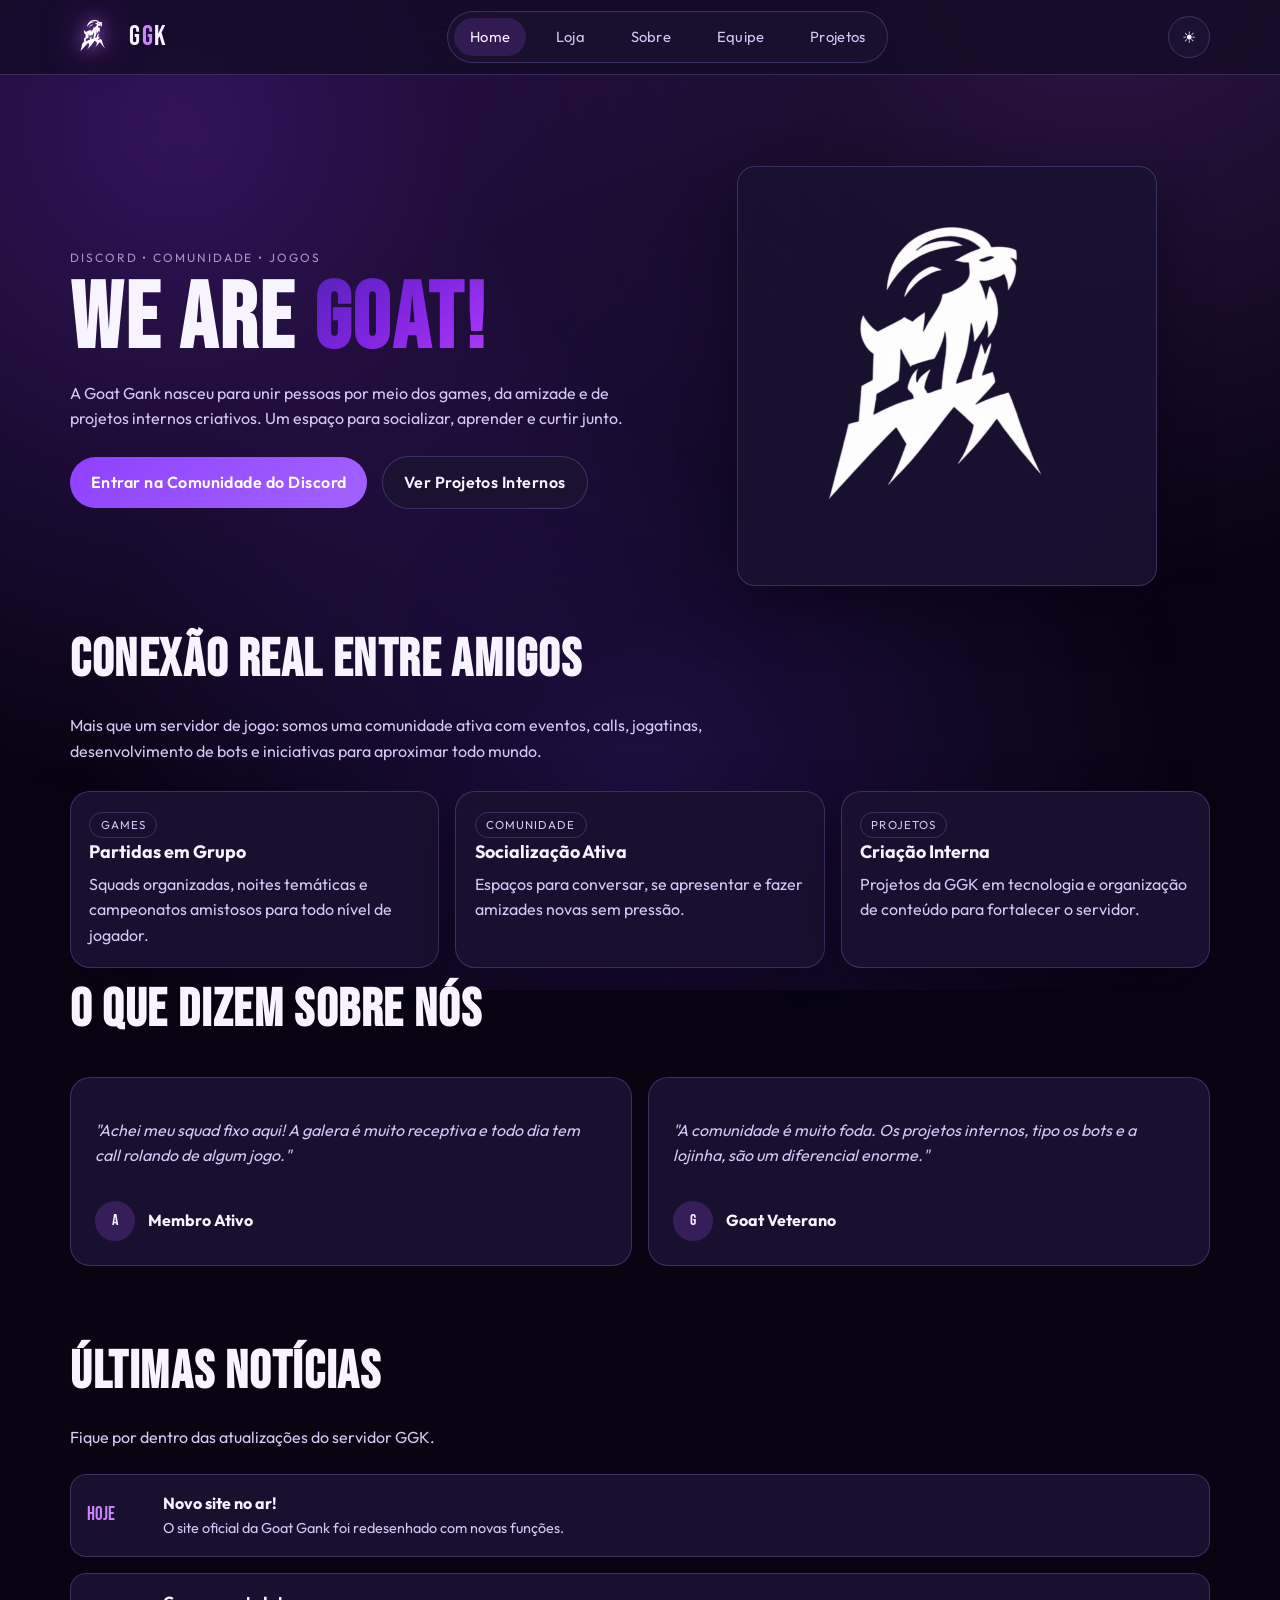
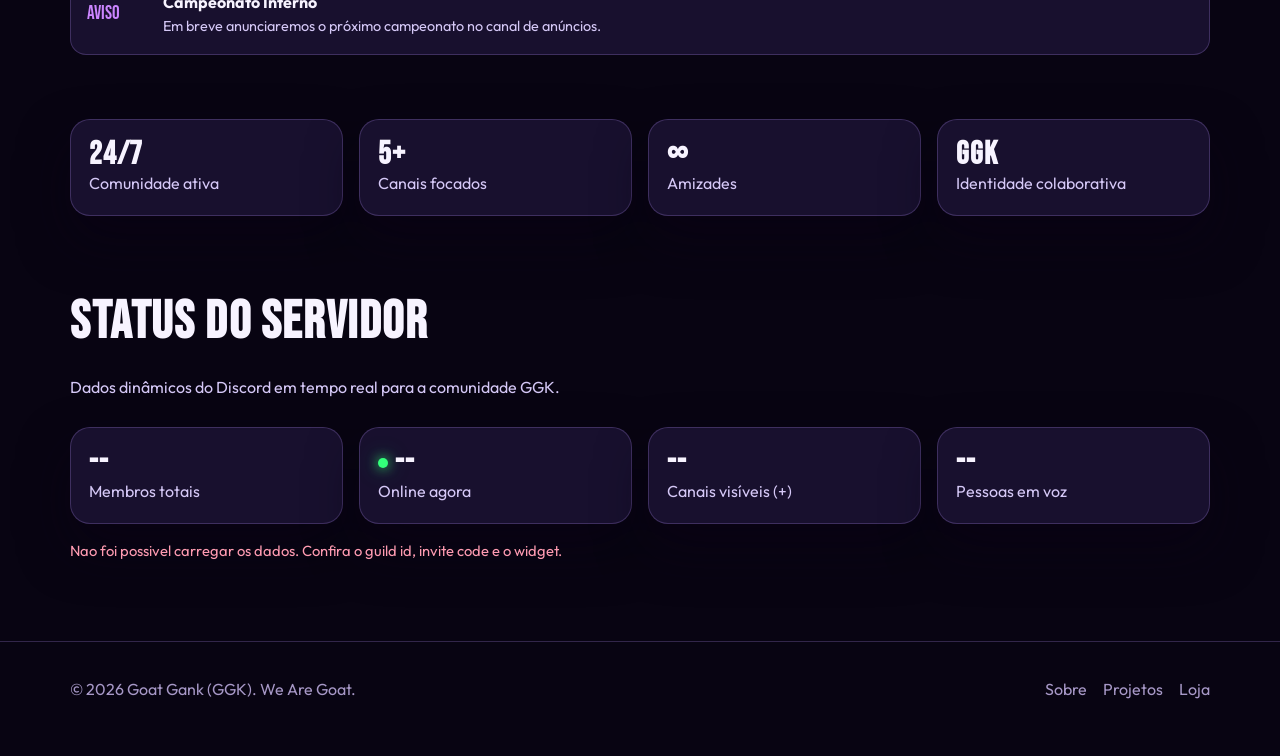
<file: index.html>
<!doctype html>
<html lang="pt-BR">
  <head>
    <meta charset="UTF-8" />
    <meta name="viewport" content="width=device-width, initial-scale=1.0" />
    <title>GGK | We Are Goat</title>
    <meta property="og:title" content="GGK | We Are Goat" />
    <meta property="og:description" content="Goat Gank (GGK): comunidade de amigos e games no Discord." />
    <meta property="og:type" content="website" />
    <meta property="og:image" content="assets/img/ggk-logosemfundo.png" />
    <meta name="description" content="Goat Gank (GGK): comunidade de amigos e games no Discord para jogar, socializar e criar projetos juntos." />
    <link rel="stylesheet" href="assets/css/styles.css" />
  </head>
  <body>
    <header class="site-header">
      <div class="container top-nav">
        <a class="brand" href="index.html" aria-label="Goat Gank">
          <img class="brand-logo" src="assets/img/ggk-logosemfundo.png" alt="Logo GGK" />
          <span class="brand-text">G<span>G</span>K</span>
        </a>

        <nav class="nav-links" aria-label="Navegação principal">
          <a data-nav href="index.html">Home</a>
          <a data-nav href="loja.html">Loja</a>
          <a data-nav href="sobre.html">Sobre</a>
          <a data-nav href="equipe.html">Equipe</a>
          <a data-nav href="projetos.html">Projetos</a>
        </nav>

        <div class="header-actions">
          <button class="theme-toggle" type="button" data-theme-toggle aria-label="Alternar tema"></button>
          <button class="menu-toggle" type="button" data-menu-toggle aria-label="Abrir menu" aria-expanded="false">☰</button>
        </div>
      </div>
      <nav class="container mobile-nav" data-mobile-nav aria-label="Navegação mobile">
        <a data-nav href="index.html">Home</a>
        <a data-nav href="loja.html">Loja</a>
        <a data-nav href="sobre.html">Sobre</a>
        <a data-nav href="equipe.html">Equipe</a>
        <a data-nav href="projetos.html">Projetos</a>
      </nav>
    </header>

    <main>
      <section class="container hero">
        <div data-reveal>
          <span class="eyebrow">Discord • Comunidade • Jogos</span>
          <h1>WE ARE <span>GOAT!</span></h1>
          <p>
            A Goat Gank nasceu para unir pessoas por meio dos games, da amizade e de projetos internos criativos.
            Um espaço para socializar, aprender e curtir junto.
          </p>
          <div class="hero-cta">
            <a class="cta-primary" href="https://discord.com/invite/goat-gank-1044599844343382066" target="_blank" rel="noreferrer">
              Entrar na Comunidade do Discord
            </a>
            <a class="cta-secondary" href="projetos.html">Ver Projetos Internos</a>
          </div>
        </div>

        <div class="hero-logo-stage" data-reveal>
          <img class="hero-logo" src="assets/img/ggk-logosemfundo.png" alt="Logo Goat Gank" data-server-icon />
        </div>
      </section>

      <section class="container" data-reveal>
        <h2 class="section-title">Conexão Real Entre Amigos</h2>
        <p class="section-lead">
          Mais que um servidor de jogo: somos uma comunidade ativa com eventos, calls, jogatinas, desenvolvimento de bots e iniciativas para aproximar todo mundo.
        </p>
        <div class="feature-grid">
          <article class="card">
            <span class="card-tag">Games</span>
            <h3>Partidas em Grupo</h3>
            <p>Squads organizadas, noites temáticas e campeonatos amistosos para todo nível de jogador.</p>
          </article>
          <article class="card">
            <span class="card-tag">Comunidade</span>
            <h3>Socialização Ativa</h3>
            <p>Espaços para conversar, se apresentar e fazer amizades novas sem pressão.</p>
          </article>
          <article class="card">
            <span class="card-tag">Projetos</span>
            <h3>Criação Interna</h3>
            <p>Projetos da GGK em tecnologia e organização de conteúdo para fortalecer o servidor.</p>
          </article>
        </div>
      </section>

      <section class="container" data-reveal>
        <h2 class="section-title">O que dizem sobre nós</h2>
        <div class="testimonial-grid">
          <article class="testimonial-card">
            <p class="testimonial-text">"Achei meu squad fixo aqui! A galera é muito receptiva e todo dia tem call rolando de algum jogo."</p>
            <div class="testimonial-author">
              <div class="testimonial-avatar">A</div>
              <strong>Membro Ativo</strong>
            </div>
          </article>
          <article class="testimonial-card">
            <p class="testimonial-text">"A comunidade é muito foda. Os projetos internos, tipo os bots e a lojinha, são um diferencial enorme."</p>
            <div class="testimonial-author">
              <div class="testimonial-avatar">G</div>
              <strong>Goat Veterano</strong>
            </div>
          </article>
        </div>
      </section>

      <section class="container" data-reveal style="margin-top: 4rem;">
        <h2 class="section-title">Últimas Notícias</h2>
        <p class="section-lead">Fique por dentro das atualizações do servidor GGK.</p>
        <div class="news-list">
          <article class="news-item">
            <span class="news-date">Hoje</span>
            <div class="news-content">
              <strong>Novo site no ar!</strong>
              <p style="margin:0; color: var(--text-soft); font-size: 0.9rem;">O site oficial da Goat Gank foi redesenhado com novas funções.</p>
            </div>
          </article>
          <article class="news-item">
            <span class="news-date">Aviso</span>
            <div class="news-content">
              <strong>Campeonato Interno</strong>
              <p style="margin:0; color: var(--text-soft); font-size: 0.9rem;">Em breve anunciaremos o próximo campeonato no canal de anúncios.</p>
            </div>
          </article>
        </div>
      </section>

      <section class="container stats-grid" data-reveal style="margin-top: 4rem;">
        <article class="stat-card">
          <strong>24/7</strong>
          <span>Comunidade ativa</span>
        </article>
        <article class="stat-card">
          <strong>5+</strong>
          <span>Canais focados</span>
        </article>
        <article class="stat-card">
          <strong>∞</strong>
          <span>Amizades</span>
        </article>
        <article class="stat-card">
          <strong>GGK</strong>
          <span>Identidade colaborativa</span>
        </article>
      </section>

      <section
        class="container server-status"
        data-reveal
        data-discord-section
        data-guild-id="1044599844343382066"
        data-invite-code="https://discord.com/invite/goat-gank-1044599844343382066"
        style="margin-top: 4rem;"
      >
        <h2 class="section-title">Status do Servidor</h2>
        <p class="section-lead">
          Dados dinâmicos do Discord em tempo real para a comunidade GGK.
        </p>
        <div class="stats-grid">
          <article class="stat-card">
            <strong data-discord-members>--</strong>
            <span>Membros totais</span>
          </article>
          <article class="stat-card online-card">
            <strong data-discord-online>--</strong>
            <span>Online agora</span>
          </article>
          <article class="stat-card">
            <strong data-discord-channels>--</strong>
            <span>Canais visíveis (+)</span>
          </article>
          <article class="stat-card">
            <strong data-discord-voice>--</strong>
            <span>Pessoas em voz</span>
          </article>
        </div>
        <p class="muted-line server-note" data-discord-note>
          Aguardando conexão com a API do Discord...
        </p>
      </section>
    </main>

    <footer class="footer">
      <div class="container footer-inner">
        <p>© <span data-year></span> Goat Gank (GGK). We Are Goat.</p>
        <div class="footer-links">
          <a href="sobre.html">Sobre</a>
          <a href="projetos.html">Projetos</a>
          <a href="loja.html">Loja</a>
        </div>
      </div>
    </footer>

    <button class="back-to-top" data-back-to-top aria-label="Voltar ao topo">
      <svg width="24" height="24" viewBox="0 0 24 24" fill="none" stroke="currentColor" stroke-width="2" stroke-linecap="round" stroke-linejoin="round">
        <path d="M12 19V5M5 12l7-7 7 7"/>
      </svg>
    </button>

    <script src="assets/js/main.js"></script>
  </body>
</html>
</file>
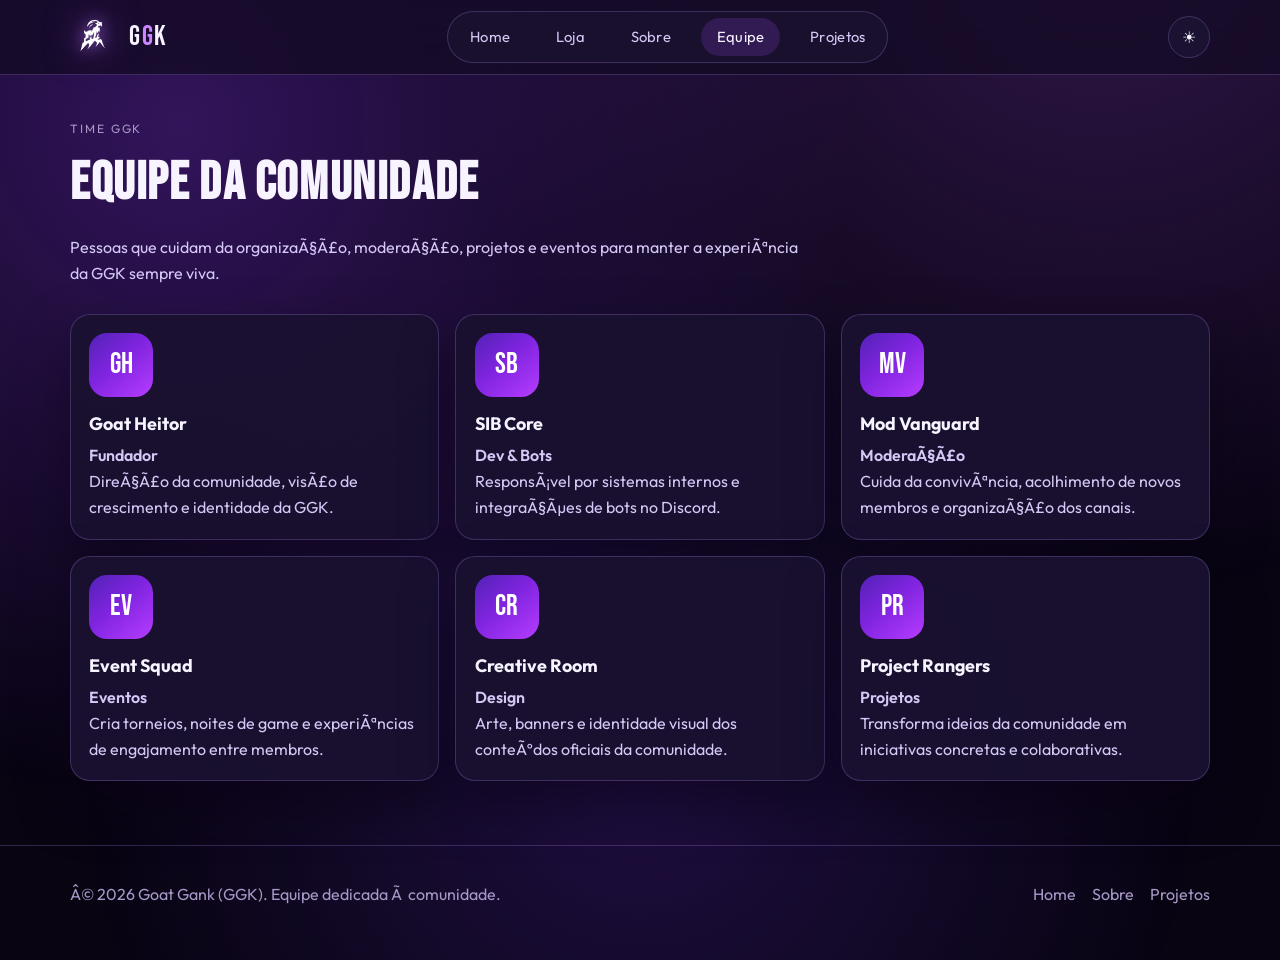
<file: equipe.html>
﻿<!doctype html>
<html lang="pt-BR">
  <head>
    <meta charset="UTF-8" />
    <meta name="viewport" content="width=device-width, initial-scale=1.0" />
    <title>Equipe GGK | LideranÃ§a e Staff</title>
    <meta property="og:title" content="GGK | We Are Goat" />
    <meta property="og:description" content="Goat Gank (GGK): comunidade de amigos e games no Discord." />
    <meta property="og:type" content="website" />
    <meta property="og:image" content="assets/img/ggk-logosemfundo.png" />
    <meta name="description" content="ConheÃ§a a equipe da Goat Gank e quem mantÃ©m a comunidade ativa." />
    <link rel="stylesheet" href="assets/css/styles.css" />
  </head>
  <body>
    <header class="site-header">
      <div class="container top-nav">
        <a class="brand" href="index.html" aria-label="Goat Gank">
          <img class="brand-logo" src="assets/img/ggk-logosemfundo.png" alt="Logo GGK" />
          <span class="brand-text">G<span>G</span>K</span>
        </a>
        <nav class="nav-links" aria-label="NavegaÃ§Ã£o principal">
          <a data-nav href="index.html">Home</a>
          <a data-nav href="loja.html">Loja</a>
          <a data-nav href="sobre.html">Sobre</a>
          <a data-nav href="equipe.html">Equipe</a>
          <a data-nav href="projetos.html">Projetos</a>
        </nav>
        <div class="header-actions">
          <button class="theme-toggle" type="button" data-theme-toggle aria-label="Alternar tema"></button>
          <button
            class="menu-toggle"
            type="button"
            data-menu-toggle
            aria-label="Abrir menu"
            aria-expanded="false"
          >
            â˜°
          </button>
        </div>
      </div>
      <nav class="container mobile-nav" data-mobile-nav aria-label="NavegaÃ§Ã£o mobile">
        <a data-nav href="index.html">Home</a>
        <a data-nav href="loja.html">Loja</a>
        <a data-nav href="sobre.html">Sobre</a>
        <a data-nav href="equipe.html">Equipe</a>
        <a data-nav href="projetos.html">Projetos</a>
      </nav>
    </header>

    <main>
      <section class="container" data-reveal>
        <span class="eyebrow">Time GGK</span>
        <h1 class="section-title">Equipe da Comunidade</h1>
        <p class="section-lead">
          Pessoas que cuidam da organizaÃ§Ã£o, moderaÃ§Ã£o, projetos e eventos para manter a experiÃªncia da GGK sempre
          viva.
        </p>
      </section>

      <section class="container" data-reveal>
        <div class="team-grid">
          <article class="team-card">
            <div class="team-avatar">GH</div>
            <h3>Goat Heitor</h3>
            <p class="team-role">Fundador</p>
            <p>DireÃ§Ã£o da comunidade, visÃ£o de crescimento e identidade da GGK.</p>
          </article>
          <article class="team-card">
            <div class="team-avatar">SB</div>
            <h3>SIB Core</h3>
            <p class="team-role">Dev & Bots</p>
            <p>ResponsÃ¡vel por sistemas internos e integraÃ§Ãµes de bots no Discord.</p>
          </article>
          <article class="team-card">
            <div class="team-avatar">MV</div>
            <h3>Mod Vanguard</h3>
            <p class="team-role">ModeraÃ§Ã£o</p>
            <p>Cuida da convivÃªncia, acolhimento de novos membros e organizaÃ§Ã£o dos canais.</p>
          </article>
          <article class="team-card">
            <div class="team-avatar">EV</div>
            <h3>Event Squad</h3>
            <p class="team-role">Eventos</p>
            <p>Cria torneios, noites de game e experiÃªncias de engajamento entre membros.</p>
          </article>
          <article class="team-card">
            <div class="team-avatar">CR</div>
            <h3>Creative Room</h3>
            <p class="team-role">Design</p>
            <p>Arte, banners e identidade visual dos conteÃºdos oficiais da comunidade.</p>
          </article>
          <article class="team-card">
            <div class="team-avatar">PR</div>
            <h3>Project Rangers</h3>
            <p class="team-role">Projetos</p>
            <p>Transforma ideias da comunidade em iniciativas concretas e colaborativas.</p>
          </article>
        </div>
      </section>
    </main>

    <footer class="footer">
      <div class="container footer-inner">
        <p>Â© <span data-year></span> Goat Gank (GGK). Equipe dedicada Ã  comunidade.</p>
        <div class="footer-links">
          <a href="index.html">Home</a>
          <a href="sobre.html">Sobre</a>
          <a href="projetos.html">Projetos</a>
        </div>
      </div>
    </footer>


    <button class="back-to-top" data-back-to-top aria-label="Voltar ao topo">
      <svg width="24" height="24" viewBox="0 0 24 24" fill="none" stroke="currentColor" stroke-width="2" stroke-linecap="round" stroke-linejoin="round">
        <path d="M12 19V5M5 12l7-7 7 7"/>
      </svg>
    </button>

    <script src="assets/js/main.js"></script>
  </body>
</html>
</file>
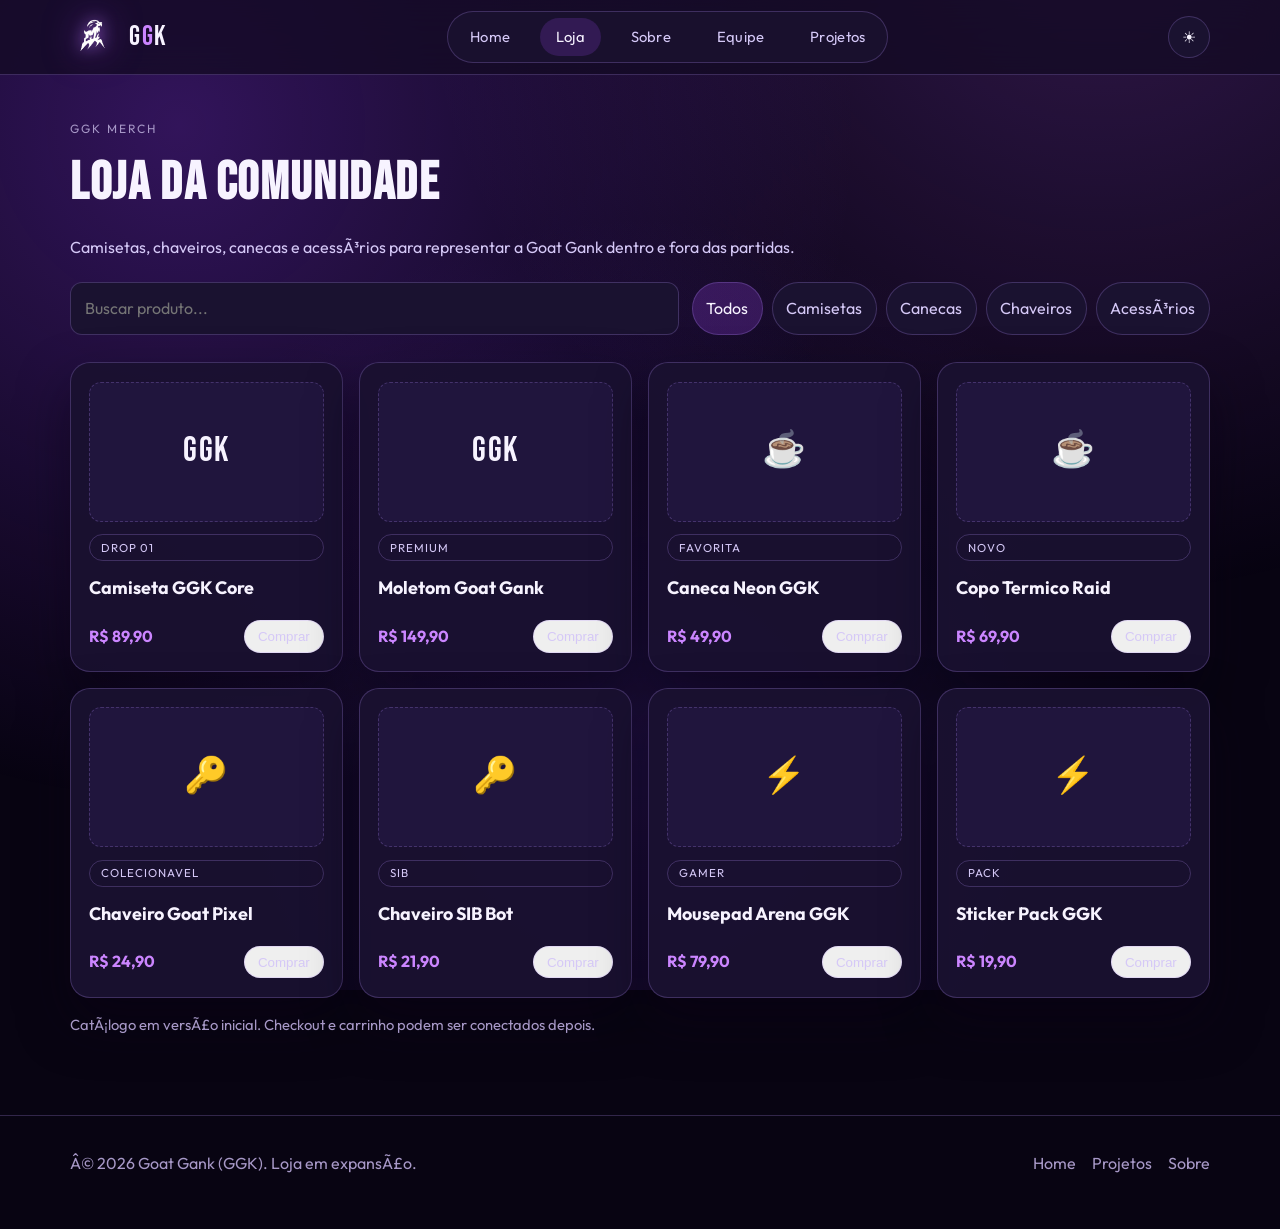
<file: loja.html>
﻿<!doctype html>
<html lang="pt-BR">
  <head>
    <meta charset="UTF-8" />
    <meta name="viewport" content="width=device-width, initial-scale=1.0" />
    <title>GGK Loja | Merch Oficial</title>
    <meta property="og:title" content="GGK | We Are Goat" />
    <meta property="og:description" content="Goat Gank (GGK): comunidade de amigos e games no Discord." />
    <meta property="og:type" content="website" />
    <meta property="og:image" content="assets/img/ggk-logosemfundo.png" />
    <meta name="description" content="Loja oficial da Goat Gank com camisetas, canecas, chaveiros e acessÃ³rios." />
    <link rel="stylesheet" href="assets/css/styles.css" />
  </head>
  <body>
    <header class="site-header">
      <div class="container top-nav">
        <a class="brand" href="index.html" aria-label="Goat Gank">
          <img class="brand-logo" src="assets/img/ggk-logosemfundo.png" alt="Logo GGK" />
          <span class="brand-text">G<span>G</span>K</span>
        </a>
        <nav class="nav-links" aria-label="NavegaÃ§Ã£o principal">
          <a data-nav href="index.html">Home</a>
          <a data-nav href="loja.html">Loja</a>
          <a data-nav href="sobre.html">Sobre</a>
          <a data-nav href="equipe.html">Equipe</a>
          <a data-nav href="projetos.html">Projetos</a>
        </nav>
        <div class="header-actions">
          <button class="theme-toggle" type="button" data-theme-toggle aria-label="Alternar tema"></button>
          <button
            class="menu-toggle"
            type="button"
            data-menu-toggle
            aria-label="Abrir menu"
            aria-expanded="false"
          >
            â˜°
          </button>
        </div>
      </div>
      <nav class="container mobile-nav" data-mobile-nav aria-label="NavegaÃ§Ã£o mobile">
        <a data-nav href="index.html">Home</a>
        <a data-nav href="loja.html">Loja</a>
        <a data-nav href="sobre.html">Sobre</a>
        <a data-nav href="equipe.html">Equipe</a>
        <a data-nav href="projetos.html">Projetos</a>
      </nav>
    </header>

    <main>
      <section class="container" data-reveal>
        <span class="eyebrow">GGK Merch</span>
        <h1 class="section-title">Loja da Comunidade</h1>
        <p class="section-lead">
          Camisetas, chaveiros, canecas e acessÃ³rios para representar a Goat Gank dentro e fora das partidas.
        </p>
      </section>

      <section class="container" data-reveal>
        <div class="shop-controls">
          <input class="search-input" type="search" placeholder="Buscar produto..." data-shop-search />
          <div class="category-filters">
            <button class="filter-btn active" type="button" data-filter="todos">Todos</button>
            <button class="filter-btn" type="button" data-filter="camisetas">Camisetas</button>
            <button class="filter-btn" type="button" data-filter="canecas">Canecas</button>
            <button class="filter-btn" type="button" data-filter="chaveiros">Chaveiros</button>
            <button class="filter-btn" type="button" data-filter="acessorios">AcessÃ³rios</button>
          </div>
        </div>

        <div class="shop-grid" data-product-grid></div>
        <p class="muted-line">CatÃ¡logo em versÃ£o inicial. Checkout e carrinho podem ser conectados depois.</p>
      </section>
    </main>

    <footer class="footer">
      <div class="container footer-inner">
        <p>Â© <span data-year></span> Goat Gank (GGK). Loja em expansÃ£o.</p>
        <div class="footer-links">
          <a href="index.html">Home</a>
          <a href="projetos.html">Projetos</a>
          <a href="sobre.html">Sobre</a>
        </div>
      </div>
    </footer>


    <button class="back-to-top" data-back-to-top aria-label="Voltar ao topo">
      <svg width="24" height="24" viewBox="0 0 24 24" fill="none" stroke="currentColor" stroke-width="2" stroke-linecap="round" stroke-linejoin="round">
        <path d="M12 19V5M5 12l7-7 7 7"/>
      </svg>
    </button>

    <script src="assets/js/main.js"></script>
  </body>
</html>
</file>
<file: assets/css/styles.css>
@import url("https://fonts.googleapis.com/css2?family=Bebas+Neue&family=Outfit:wght@300;400;500;600;700&display=swap");

:root {
  --font-display: "Bebas Neue", sans-serif;
  --font-body: "Outfit", sans-serif;
  --bg-main: #080412;
  --bg-elevated: #140b24;
  --surface: #1a1230;
  --surface-soft: #20153d;
  --text-main: #f7f3ff;
  --text-soft: #d5c8f7;
  --muted: #a798c7;
  --border: rgba(182, 145, 255, 0.24);
  --accent: #a84bff;
  --accent-strong: #cb85ff;
  --accent-soft: rgba(168, 75, 255, 0.22);
  --hero-gradient: linear-gradient(140deg, #5222b6 0%, #7f24df 45%, #b63cff 100%);
  --bg-gradient: radial-gradient(circle at 20% 20%, rgba(129, 52, 227, 0.35), transparent 45%),
    radial-gradient(circle at 80% 0%, rgba(180, 84, 255, 0.24), transparent 42%),
    radial-gradient(circle at 50% 80%, rgba(65, 31, 133, 0.4), transparent 48%);
  --shadow-main: 0 24px 50px rgba(9, 2, 20, 0.5);
  --discord: #8f3fff;
  --discord-text: #ffffff;
}

:root[data-theme="light"] {
  --bg-main: #f4f0ff;
  --bg-elevated: #ffffff;
  --surface: #fbf9ff;
  --surface-soft: #f1e9ff;
  --text-main: #241240;
  --text-soft: #4e3578;
  --muted: #73579f;
  --border: rgba(122, 76, 190, 0.25);
  --accent: #6f2ed8;
  --accent-strong: #8d48f1;
  --accent-soft: rgba(118, 50, 220, 0.16);
  --hero-gradient: linear-gradient(145deg, #6330cf 0%, #8a4cf1 50%, #b777ff 100%);
  --bg-gradient: radial-gradient(circle at 15% 15%, rgba(181, 128, 255, 0.38), transparent 50%),
    radial-gradient(circle at 85% 10%, rgba(142, 83, 227, 0.28), transparent 42%),
    radial-gradient(circle at 50% 90%, rgba(160, 110, 244, 0.18), transparent 45%);
  --shadow-main: 0 22px 40px rgba(105, 62, 173, 0.16);
  --discord: #7030da;
  --discord-text: #ffffff;
}

*,
*::before,
*::after {
  box-sizing: border-box;
}

html,
body {
  margin: 0;
  min-height: 100%;
}

html {
  scroll-behavior: smooth;
}

body {
  font-family: var(--font-body);
  color: var(--text-main);
  background: var(--bg-main);
  line-height: 1.6;
  transition: background 0.3s ease, color 0.3s ease;
  position: relative;
  overflow-x: hidden;
}

body::before,
body::after {
  content: "";
  position: fixed;
  pointer-events: none;
}

body::before {
  inset: -10%;
  background: var(--bg-gradient);
  z-index: -2;
  animation: driftBackground 24s ease-in-out infinite;
}

body::after {
  inset: 0;
  background-image: linear-gradient(rgba(255, 255, 255, 0.02) 1px, transparent 1px),
    linear-gradient(90deg, rgba(255, 255, 255, 0.02) 1px, transparent 1px);
  background-size: 28px 28px;
  opacity: 0.16;
  z-index: -1;
  animation: gridMove 30s linear infinite;
}

@keyframes driftBackground {
  0% {
    transform: translate(0, 0) scale(1);
  }
  33% {
    transform: translate(-2%, 3%) scale(1.05);
  }
  66% {
    transform: translate(2%, -2%) scale(1.02);
  }
  100% {
    transform: translate(0, 0) scale(1);
  }
}

@keyframes gridMove {
  0% { background-position: 0 0; }
  100% { background-position: 28px 28px; }
}

a {
  color: inherit;
  text-decoration: none;
}

.container {
  width: min(1140px, 92vw);
  margin: 0 auto;
}

.site-header {
  position: sticky;
  top: 0;
  z-index: 50;
  backdrop-filter: blur(18px);
  background: color-mix(in oklab, var(--bg-elevated), transparent 22%);
  border-bottom: 1px solid var(--border);
}

.top-nav {
  display: flex;
  align-items: center;
  justify-content: space-between;
  min-height: 74px;
  gap: 1rem;
}

.brand {
  display: inline-flex;
  align-items: center;
  gap: 0.7rem;
}

.brand-logo {
  width: 48px;
  height: 48px;
  object-fit: contain;
  filter: drop-shadow(0 0 8px rgba(188, 122, 255, 0.75)) drop-shadow(0 0 18px rgba(168, 75, 255, 0.56));
  animation: brandGlow 3.2s ease-in-out infinite;
}

@keyframes brandGlow {
  0%,
  100% {
    filter: drop-shadow(0 0 8px rgba(188, 122, 255, 0.72)) drop-shadow(0 0 18px rgba(168, 75, 255, 0.5));
  }
  50% {
    filter: drop-shadow(0 0 10px rgba(198, 138, 255, 0.85)) drop-shadow(0 0 24px rgba(175, 95, 255, 0.7));
  }
}

.brand-text {
  font-family: var(--font-display);
  font-size: 1.75rem;
  line-height: 1;
  letter-spacing: 0.05em;
}

.brand-text span {
  color: var(--accent-strong);
}

.nav-links {
  display: inline-flex;
  align-items: center;
  gap: 0.85rem;
  padding: 0.35rem;
  background: color-mix(in oklab, var(--surface), transparent 15%);
  border: 1px solid var(--border);
  border-radius: 999px;
}

.nav-links a {
  padding: 0.48rem 1rem;
  border-radius: 999px;
  font-size: 0.92rem;
  letter-spacing: 0.02em;
  color: var(--text-soft);
  transition: background 0.2s ease, color 0.2s ease;
}

.nav-links a:hover,
.nav-links a.current {
  background: color-mix(in oklab, var(--accent-soft), transparent 18%);
  color: var(--text-main);
}

.header-actions {
  display: inline-flex;
  align-items: center;
  gap: 0.6rem;
}

.theme-toggle,
.menu-toggle {
  border: 1px solid var(--border);
  background: var(--surface);
  color: var(--text-main);
  width: 42px;
  height: 42px;
  border-radius: 50%;
  display: grid;
  place-items: center;
  cursor: pointer;
  transition: transform 0.2s ease, border-color 0.2s ease;
  font-size: 1rem;
}

.theme-toggle:hover,
.menu-toggle:hover {
  transform: translateY(-2px);
  border-color: color-mix(in srgb, var(--accent), white 12%);
}

.menu-toggle {
  display: none;
}

.mobile-nav {
  display: none;
  padding: 0.7rem 0 1rem;
  border-top: 1px solid var(--border);
}

.mobile-nav a {
  display: block;
  padding: 0.6rem 0.2rem;
  color: var(--text-soft);
}

main {
  padding: 2.5rem 0 4rem;
}

.hero {
  display: grid;
  grid-template-columns: 1.05fr 0.95fr;
  gap: 2rem;
  align-items: center;
  padding: 3.2rem 0 2rem;
}

.eyebrow {
  text-transform: uppercase;
  letter-spacing: 0.16em;
  font-size: 0.75rem;
  color: var(--muted);
}

.hero h1 {
  font-family: var(--font-display);
  font-size: clamp(3rem, 8vw, 5.8rem);
  margin: 0.4rem 0 0.65rem;
  line-height: 0.96;
  letter-spacing: 0.03em;
}

.hero h1 span {
  background: var(--hero-gradient);
  -webkit-background-clip: text;
  background-clip: text;
  color: transparent;
}

.hero p {
  color: var(--text-soft);
  max-width: 52ch;
}

.hero-cta {
  margin-top: 1.5rem;
  display: flex;
  flex-wrap: wrap;
  gap: 0.9rem;
  align-items: center;
}

.cta-primary,
.cta-secondary {
  border: 0;
  cursor: pointer;
  font-family: inherit;
  border-radius: 999px;
  padding: 0.78rem 1.3rem;
  font-weight: 600;
  letter-spacing: 0.03em;
  transition: transform 0.2s ease, box-shadow 0.3s ease, background 0.2s ease;
}

.cta-primary {
  background: linear-gradient(140deg, var(--discord), color-mix(in srgb, var(--discord), white 18%));
  color: var(--discord-text);
  box-shadow: 0 0 0 rgba(162, 95, 255, 0.3);
  animation: pulseGlow 2.2s ease-in-out infinite;
}

.cta-primary:hover {
  transform: translateY(-2px);
}

.cta-secondary {
  background: var(--surface);
  color: var(--text-main);
  border: 1px solid var(--border);
}

.cta-secondary:hover {
  transform: translateY(-2px);
  border-color: color-mix(in srgb, var(--accent), white 12%);
}

@keyframes pulseGlow {
  0%,
  100% {
    box-shadow: 0 0 0 rgba(175, 106, 255, 0.35), 0 0 0 rgba(175, 106, 255, 0.2);
  }
  60% {
    box-shadow: 0 0 24px rgba(175, 106, 255, 0.52), 0 0 52px rgba(175, 106, 255, 0.24);
  }
}

.hero-logo-stage {
  position: relative;
  border-radius: 20px;
  background: transparent;
  border: 0;
  min-height: 0;
  display: flex;
  align-items: center;
  justify-content: center;
  box-shadow: none;
  overflow: visible;
}

.hero-logo-stage::before {
  content: none;
}

@keyframes spinGradient {
  to {
    transform: rotate(1turn);
  }
}

.hero-logo {
  display: block;
  position: relative;
  width: min(420px, 100%);
  object-fit: contain;
  z-index: 1;
  border-radius: 18px;
  border: 1px solid var(--border);
  background: color-mix(in oklab, var(--surface), transparent 8%);
  box-shadow: var(--shadow-main);
  filter: none;
}

.section-title {
  font-family: var(--font-display);
  font-size: clamp(2rem, 6vw, 3.3rem);
  margin: 0;
  letter-spacing: 0.03em;
}

.section-lead {
  margin-top: 0.65rem;
  color: var(--text-soft);
  max-width: 68ch;
}

.feature-grid,
.stats-grid,
.team-grid,
.shop-grid,
.project-grid {
  margin-top: 1.7rem;
  display: grid;
  gap: 1rem;
}

.feature-grid {
  grid-template-columns: repeat(3, minmax(0, 1fr));
}

.stats-grid {
  grid-template-columns: repeat(4, minmax(0, 1fr));
}

.shop-grid {
  grid-template-columns: repeat(4, minmax(0, 1fr));
}

.card,
.stat-card,
.team-card,
.shop-card,
.project-card,
.highlight-box {
  background: color-mix(in oklab, var(--surface), transparent 6%);
  border: 1px solid var(--border);
  border-radius: 20px;
  padding: 1.15rem;
  box-shadow: var(--shadow-main);
}

.card h3,
.project-card h3,
.team-card h3,
.shop-card h3 {
  margin: 0 0 0.3rem;
  font-size: 1.12rem;
}

.card p,
.project-card p,
.team-card p,
.shop-card p {
  margin: 0;
  color: var(--text-soft);
}

.card-tag,
.pill {
  display: inline-flex;
  align-items: center;
  padding: 0.2rem 0.65rem;
  border-radius: 999px;
  font-size: 0.72rem;
  text-transform: uppercase;
  letter-spacing: 0.09em;
  border: 1px solid var(--border);
  color: var(--text-soft);
}

.stat-card strong {
  display: block;
  font-family: var(--font-display);
  font-size: 2rem;
  line-height: 1;
  letter-spacing: 0.02em;
}

.stat-card span {
  color: var(--text-soft);
}

.online-card strong {
  display: flex;
  align-items: center;
  gap: 0.45rem;
}

.online-card strong::before {
  content: "";
  width: 0.62rem;
  height: 0.62rem;
  border-radius: 50%;
  flex: 0 0 auto;
  background: #33ff7a;
  box-shadow: 0 0 12px rgba(51, 255, 122, 0.9), 0 0 24px rgba(51, 255, 122, 0.45);
  animation: onlinePulse 1.8s ease-in-out infinite;
}

@keyframes onlinePulse {
  0%,
  100% {
    transform: scale(1);
    opacity: 0.88;
  }

  50% {
    transform: scale(1.18);
    opacity: 1;
    box-shadow: 0 0 14px rgba(51, 255, 122, 0.95), 0 0 30px rgba(51, 255, 122, 0.55);
  }
}

.split {
  display: grid;
  gap: 1.4rem;
  grid-template-columns: 1.1fr 0.9fr;
  align-items: center;
}

.image-box {
  border-radius: 20px;
  border: 1px solid var(--border);
  overflow: hidden;
  min-height: 280px;
  background: var(--surface-soft);
}

.image-box img {
  width: 100%;
  height: 100%;
  object-fit: cover;
  display: block;
}

.footer {
  border-top: 1px solid var(--border);
  padding: 1.2rem 0 2.3rem;
  color: var(--muted);
}

.footer-inner {
  display: flex;
  gap: 1rem;
  justify-content: space-between;
  align-items: center;
  flex-wrap: wrap;
}

.footer-links {
  display: flex;
  align-items: center;
  gap: 1rem;
}

.shop-controls {
  margin-top: 1.3rem;
  display: grid;
  grid-template-columns: 1fr auto;
  gap: 0.8rem;
}

.search-input {
  width: 100%;
  border: 1px solid var(--border);
  background: var(--surface);
  color: var(--text-main);
  border-radius: 12px;
  padding: 0.8rem 0.9rem;
  font: inherit;
}

.category-filters {
  display: flex;
  gap: 0.55rem;
  flex-wrap: wrap;
  justify-content: flex-end;
}

.filter-btn {
  border: 1px solid var(--border);
  background: var(--surface);
  color: var(--text-soft);
  border-radius: 999px;
  padding: 0.45rem 0.85rem;
  font: inherit;
  cursor: pointer;
}

.filter-btn.active,
.filter-btn:hover {
  background: var(--accent-soft);
  color: var(--text-main);
}

.shop-card {
  display: grid;
  gap: 0.8rem;
}

.shop-preview {
  background: var(--surface-soft);
  border-radius: 12px;
  min-height: 140px;
  display: grid;
  place-items: center;
  font-family: var(--font-display);
  font-size: 2.2rem;
  letter-spacing: 0.04em;
  border: 1px dashed var(--border);
}

.shop-price {
  font-weight: 700;
  color: var(--accent-strong);
}

.shop-meta {
  display: flex;
  align-items: center;
  justify-content: space-between;
  gap: 0.8rem;
}

.muted-line {
  color: var(--muted);
  font-size: 0.92rem;
}

.server-status {
  margin-top: 0.7rem;
}

.server-note {
  margin-top: 0.95rem;
}

.server-note.is-error {
  color: #ff9bb2;
}

.about-grid {
  margin-top: 1.6rem;
  display: grid;
  grid-template-columns: repeat(3, minmax(0, 1fr));
  gap: 1rem;
}

.about-item strong {
  font-family: var(--font-display);
  letter-spacing: 0.04em;
  font-size: 1.7rem;
}

.timeline {
  margin-top: 1.6rem;
  border-left: 2px solid var(--border);
  padding-left: 1rem;
  display: grid;
  gap: 1rem;
}

.timeline article {
  position: relative;
}

.timeline article::before {
  content: "";
  width: 10px;
  height: 10px;
  border-radius: 50%;
  background: var(--accent-strong);
  position: absolute;
  left: -1.33rem;
  top: 0.35rem;
}

.team-grid {
  grid-template-columns: repeat(3, minmax(0, 1fr));
}

.team-avatar {
  width: 64px;
  height: 64px;
  border-radius: 18px;
  display: grid;
  place-items: center;
  font-family: var(--font-display);
  font-size: 1.8rem;
  background: var(--hero-gradient);
  color: #fff;
  margin-bottom: 0.8rem;
}

.team-role {
  color: var(--accent-strong);
  font-weight: 600;
}

.project-grid {
  grid-template-columns: repeat(3, minmax(0, 1fr));
}

.project-cover {
  margin: -1.15rem -1.15rem 0.8rem;
  border-radius: 20px 20px 10px 10px;
  overflow: hidden;
  border-bottom: 1px solid var(--border);
}

.project-cover img {
  width: 100%;
  display: block;
  object-fit: cover;
  min-height: 190px;
}

.project-actions {
  margin-top: 1rem;
  display: flex;
  flex-wrap: wrap;
  gap: 0.6rem;
}

.ghost-link {
  display: inline-flex;
  align-items: center;
  gap: 0.35rem;
  padding: 0.48rem 0.8rem;
  border-radius: 999px;
  border: 1px solid var(--border);
  color: var(--text-soft);
}

.ghost-link:hover {
  background: var(--accent-soft);
  color: var(--text-main);
}

.project-tabs {
  margin-top: 1.2rem;
  display: flex;
  flex-wrap: wrap;
  gap: 0.6rem;
}

.tab-btn {
  border-radius: 999px;
  border: 1px solid var(--border);
  background: var(--surface);
  color: var(--text-soft);
  padding: 0.5rem 0.9rem;
  cursor: pointer;
}

.tab-btn.active,
.tab-btn:hover {
  background: var(--accent-soft);
  color: var(--text-main);
}

.tab-panel {
  margin-top: 0.9rem;
  display: none;
}

.tab-panel.active {
  display: block;
}

[data-reveal] {
  opacity: 0;
  transform: translateY(18px);
  transition: opacity 0.55s ease, transform 0.55s ease;
}

[data-reveal].visible {
  opacity: 1;
  transform: translateY(0);
}

@media (max-width: 1200px) {
  .project-grid {
    grid-template-columns: repeat(2, minmax(0, 1fr));
  }
}

@media (max-width: 960px) {
  .hero,
  .split,
  .feature-grid,
  .team-grid,
  .project-grid,
  .about-grid {
    grid-template-columns: 1fr;
  }

  .stats-grid {
    grid-template-columns: repeat(2, minmax(0, 1fr));
  }

  .shop-grid {
    grid-template-columns: repeat(2, minmax(0, 1fr));
  }
}

@media (max-width: 760px) {
  .nav-links {
    display: none;
  }

  .menu-toggle {
    display: grid;
  }

  .mobile-nav.show {
    display: block;
  }

  .shop-controls {
    grid-template-columns: 1fr;
  }

  .category-filters {
    justify-content: flex-start;
  }

  .shop-grid,
  .stats-grid {
    grid-template-columns: 1fr;
  }

  .hero {
    padding-top: 2.3rem;
  }

  .hero-logo-stage {
    min-height: 0;
  }

  .hero-logo {
    width: min(360px, 92%);
  }
}
/* --- NOVAS MELHORIAS --- */

/* Acessibilidade */
:focus-visible {
  outline: 2px solid var(--accent-strong);
  outline-offset: 2px;
}

/* Modal Global */
.modal-overlay {
  position: fixed;
  inset: 0;
  background: rgba(8, 4, 18, 0.85);
  backdrop-filter: blur(8px);
  z-index: 100;
  display: flex;
  align-items: center;
  justify-content: center;
  padding: 1rem;
  opacity: 0;
  pointer-events: none;
  transition: opacity 0.3s ease;
}
.modal-overlay.active {
  opacity: 1;
  pointer-events: auto;
}
.modal-content {
  background: var(--surface);
  border: 1px solid var(--border);
  border-radius: 20px;
  width: 100%;
  max-width: 500px;
  padding: 2rem;
  position: relative;
  transform: translateY(20px);
  transition: transform 0.3s ease;
  box-shadow: var(--shadow-main);
}
.modal-overlay.active .modal-content {
  transform: translateY(0);
}
.modal-close {
  position: absolute;
  top: 1rem;
  right: 1rem;
  background: transparent;
  border: none;
  color: var(--text-soft);
  font-size: 1.5rem;
  cursor: pointer;
  transition: color 0.2s;
}
.modal-close:hover {
  color: var(--text-main);
}

/* Galeria de Memórias */
.gallery-grid {
  display: grid;
  grid-template-columns: repeat(auto-fill, minmax(250px, 1fr));
  gap: 1rem;
  margin-top: 1.5rem;
}
.gallery-item {
  border-radius: 16px;
  overflow: hidden;
  border: 1px solid var(--border);
  aspect-ratio: 4/3;
}
.gallery-item img {
  width: 100%;
  height: 100%;
  object-fit: cover;
  transition: transform 0.3s ease;
}
.gallery-item:hover img {
  transform: scale(1.05);
}

/* Depoimentos */
.testimonial-grid {
  display: grid;
  grid-template-columns: repeat(auto-fit, minmax(280px, 1fr));
  gap: 1rem;
  margin-top: 1.5rem;
}
.testimonial-card {
  padding: 1.5rem;
  border-radius: 20px;
  background: color-mix(in oklab, var(--surface), transparent 6%);
  border: 1px solid var(--border);
  display: flex;
  flex-direction: column;
  gap: 1rem;
}
.testimonial-text {
  font-style: italic;
  color: var(--text-soft);
}
.testimonial-author {
  display: flex;
  align-items: center;
  gap: 0.8rem;
  margin-top: auto;
}
.testimonial-avatar {
  width: 40px;
  height: 40px;
  border-radius: 50%;
  background: var(--accent-soft);
  display: grid;
  place-items: center;
  font-family: var(--font-display);
  color: var(--text-main);
}

/* Últimas Notícias */
.news-list {
  display: flex;
  flex-direction: column;
  gap: 1rem;
  margin-top: 1.5rem;
}
.news-item {
  display: flex;
  align-items: center;
  gap: 1rem;
  padding: 1rem;
  border-radius: 16px;
  background: color-mix(in oklab, var(--surface), transparent 6%);
  border: 1px solid var(--border);
  transition: transform 0.2s ease;
}
.news-item:hover {
  transform: translateX(5px);
}
.news-date {
  font-family: var(--font-display);
  color: var(--accent-strong);
  font-size: 1.2rem;
  min-width: 60px;
}

/* Botão Voltar ao Topo */
.back-to-top {
  position: fixed;
  bottom: 2rem;
  right: 2rem;
  width: 50px;
  height: 50px;
  border-radius: 50%;
  background: var(--accent);
  color: white;
  border: none;
  cursor: pointer;
  display: grid;
  place-items: center;
  opacity: 0;
  transform: translateY(20px);
  pointer-events: none;
  transition: opacity 0.3s ease, transform 0.3s ease, background 0.3s ease;
  z-index: 90;
  box-shadow: 0 4px 12px rgba(0,0,0,0.3);
}
.back-to-top.visible {
  opacity: 1;
  transform: translateY(0);
  pointer-events: auto;
}
.back-to-top:hover {
  background: var(--accent-strong);
}

/* Easter Egg GOAT */
.goat-mode {
  animation: rainbowHue 5s linear infinite;
}
@keyframes rainbowHue {
  0% { filter: hue-rotate(0deg); }
  100% { filter: hue-rotate(360deg); }
}
</file>
